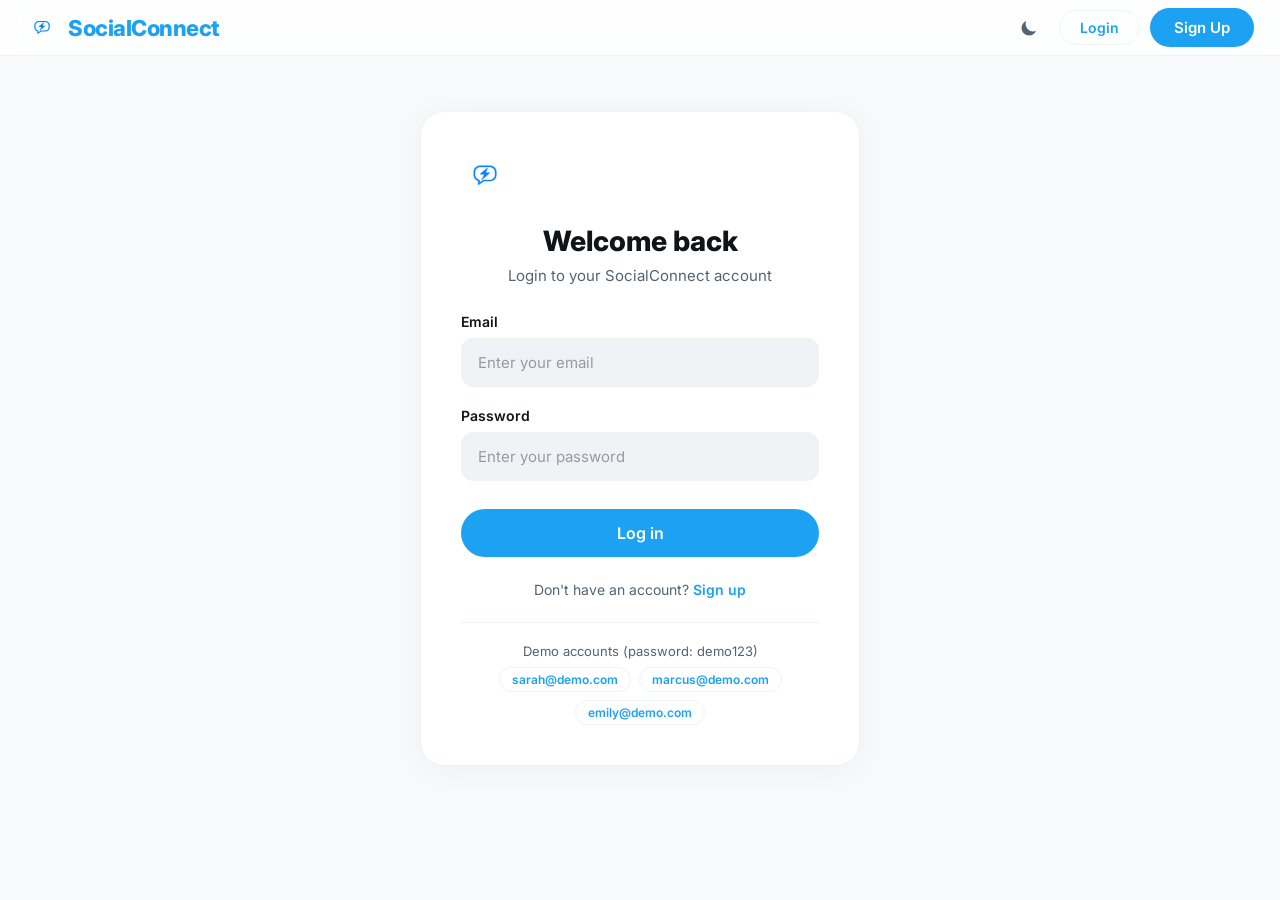
<file: index.html>
<!DOCTYPE html>
<html lang="en" data-theme="light">
<head>
  <meta charset="UTF-8">
  <meta name="viewport" content="width=device-width, initial-scale=1.0">
  <title>SocialConnect - Home</title>
  <link rel="icon" type="image/png" href="logo.png">
  <link rel="preconnect" href="https://fonts.googleapis.com">
  <link rel="preconnect" href="https://fonts.gstatic.com" crossorigin>
  <link href="https://fonts.googleapis.com/css2?family=Inter:wght@400;500;600;700;800&display=swap" rel="stylesheet">
  <link rel="stylesheet" href="style.css">
</head>
<body>
  <!-- Navbar -->
  <nav class="navbar" id="navbar"></nav>

  <!-- Main Container -->
  <div class="main-container">
    <!-- Left Sidebar -->
    <aside class="left-sidebar" id="leftSidebar"></aside>

    <!-- Center Feed -->
    <main class="feed-center">
      <!-- Create Post -->
      <div class="create-post">
        <div class="create-post-inner">
          <img src="" alt="Your avatar" id="createPostAvatar">
          <div class="create-post-input-area">
            <textarea id="postContent" placeholder="What's happening?" rows="2"></textarea>
            <div class="create-post-actions">
              <div class="post-tools">
                <button class="post-tool" title="Add image">
                  <svg viewBox="0 0 24 24" fill="#1da1f2"><path d="M3 5.5C3 4.119 4.119 3 5.5 3h13C19.881 3 21 4.119 21 5.5v13c0 1.381-1.119 2.5-2.5 2.5h-13C4.119 21 3 19.881 3 18.5v-13zM5.5 5c-.276 0-.5.224-.5.5v13c0 .276.224.5.5.5h13c.276 0 .5-.224.5-.5v-13c0-.276-.224-.5-.5-.5h-13zM18 10.5c0 .828-.672 1.5-1.5 1.5s-1.5-.672-1.5-1.5.672-1.5 1.5-1.5 1.5.672 1.5 1.5zM7 16l4-8 3 6 2.5-3 2.5 5H7z"/></svg>
                </button>
              </div>
              <div style="display:flex;align-items:center;gap:8px;">
                <span class="char-count" id="charCount">0</span>
                <button class="btn-primary" id="submitPost" onclick="submitPost()" disabled>Post</button>
              </div>
            </div>
          </div>
        </div>
      </div>

      <!-- Feed -->
      <div id="feed"></div>
    </main>

    <!-- Right Sidebar -->
    <aside class="right-sidebar" id="rightSidebar"></aside>
  </div>

  <!-- Post Modal (for sidebar button) -->
  <div class="modal-overlay" id="postModal" onclick="if(event.target===this)closePostModal()">
    <div class="modal-content">
      <div class="modal-header">
        <h3>Create Post</h3>
        <button class="modal-close" onclick="closePostModal()">
          <svg viewBox="0 0 24 24" fill="currentColor"><path d="M10.59 12L4.54 5.96l1.42-1.42L12 10.59l6.04-6.05 1.42 1.42L13.41 12l6.05 6.04-1.42 1.42L12 13.41l-6.04 6.05-1.42-1.42L10.59 12z"/></svg>
        </button>
      </div>
      <div class="modal-body">
        <div class="create-post-inner" style="border:none;">
          <img src="" alt="Your avatar" id="modalPostAvatar" style="width:48px;height:48px;border-radius:50%;object-fit:cover;">
          <div class="create-post-input-area" style="border:none;">
            <textarea id="modalPostContent" placeholder="What's happening?" rows="4"></textarea>
            <div class="create-post-actions" style="border-top:1px solid var(--border);margin-top:12px;padding-top:12px;">
              <div class="post-tools">
                <button class="post-tool" title="Add image">
                  <svg viewBox="0 0 24 24" fill="#1da1f2"><path d="M3 5.5C3 4.119 4.119 3 5.5 3h13C19.881 3 21 4.119 21 5.5v13c0 1.381-1.119 2.5-2.5 2.5h-13C4.119 21 3 19.881 3 18.5v-13zM5.5 5c-.276 0-.5.224-.5.5v13c0 .276.224.5.5.5h13c.276 0 .5-.224.5-.5v-13c0-.276-.224-.5-.5-.5h-13zM18 10.5c0 .828-.672 1.5-1.5 1.5s-1.5-.672-1.5-1.5.672-1.5 1.5-1.5 1.5.672 1.5 1.5zM7 16l4-8 3 6 2.5-3 2.5 5H7z"/></svg>
                </button>
              </div>
              <div style="display:flex;align-items:center;gap:8px;">
                <span class="char-count" id="modalCharCount">0</span>
                <button class="btn-primary" id="modalSubmitPost" onclick="submitModalPost()" disabled>Post</button>
              </div>
            </div>
          </div>
        </div>
      </div>
    </div>
  </div>

  <!-- Bottom Nav -->
  <nav class="bottom-nav" id="bottomNav"></nav>

  <script src="script.js"></script>
  <script>
    // Set avatar for create post
    const user = JSON.parse(localStorage.getItem('sc_current_user'));
    if (user) {
      const avatar1 = document.getElementById('createPostAvatar');
      const avatar2 = document.getElementById('modalPostAvatar');
      if (avatar1) avatar1.src = user.avatar;
      if (avatar2) avatar2.src = user.avatar;
    }
  </script>
</body>
</html>
</file>
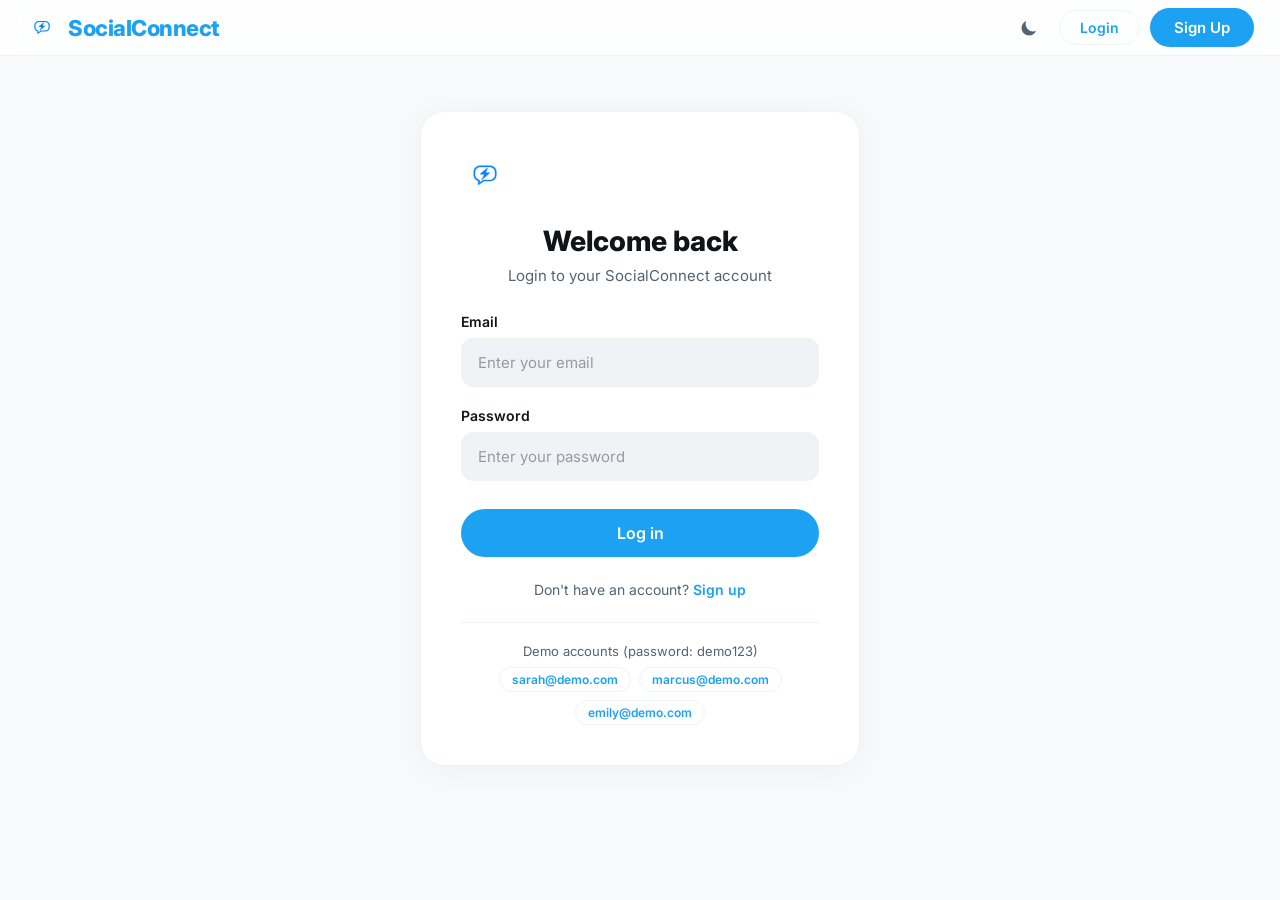
<file: login.html>
<!DOCTYPE html>
<html lang="en" data-theme="light">
<head>
  <meta charset="UTF-8">
  <meta name="viewport" content="width=device-width, initial-scale=1.0">
  <title>Login - SocialConnect</title>
  <link rel="icon" type="image/png" href="logo.png">
  <link rel="preconnect" href="https://fonts.googleapis.com">
  <link rel="preconnect" href="https://fonts.gstatic.com" crossorigin>
  <link href="https://fonts.googleapis.com/css2?family=Inter:wght@400;500;600;700;800&display=swap" rel="stylesheet">
  <link rel="stylesheet" href="style.css">
</head>
<body>
  <!-- Navbar -->
  <nav class="navbar" id="navbar"></nav>

  <!-- Main Container -->
  <div class="main-container auth-page">
    <div class="auth-card">
      <div class="auth-logo">
        <img src="logo.png" alt="SocialConnect" style="width:48px;height:48px;">
      </div>
      <h1 class="auth-title">Welcome back</h1>
      <p class="auth-subtitle">Login to your SocialConnect account</p>
      
      <form id="loginForm">
        <div class="form-group">
          <label for="email">Email</label>
          <input type="email" id="email" placeholder="Enter your email" required>
        </div>
        <div class="form-group">
          <label for="password">Password</label>
          <input type="password" id="password" placeholder="Enter your password" required>
        </div>
        <div class="error-message" id="loginError"></div>
        <button type="submit" class="btn-primary auth-btn">Log in</button>
      </form>

      <div class="auth-footer">
        Don't have an account? <a href="register.html">Sign up</a>
      </div>

      <div style="margin-top:24px;padding-top:20px;border-top:1px solid var(--border);text-align:center;">
        <p style="font-size:13px;color:var(--text-secondary);margin-bottom:8px;">Demo accounts (password: demo123)</p>
        <div style="display:flex;flex-wrap:wrap;gap:8px;justify-content:center;">
          <button class="btn-outline" style="font-size:12px;padding:4px 12px;" onclick="fillDemo('sarah@demo.com')">sarah@demo.com</button>
          <button class="btn-outline" style="font-size:12px;padding:4px 12px;" onclick="fillDemo('marcus@demo.com')">marcus@demo.com</button>
          <button class="btn-outline" style="font-size:12px;padding:4px 12px;" onclick="fillDemo('emily@demo.com')">emily@demo.com</button>
        </div>
      </div>
    </div>
  </div>

  <script src="script.js"></script>
  <script>
    function fillDemo(email) {
      document.getElementById('email').value = email;
      document.getElementById('password').value = 'demo123';
      document.getElementById('loginError').classList.remove('show');
    }
  </script>
</body>
</html>
</file>
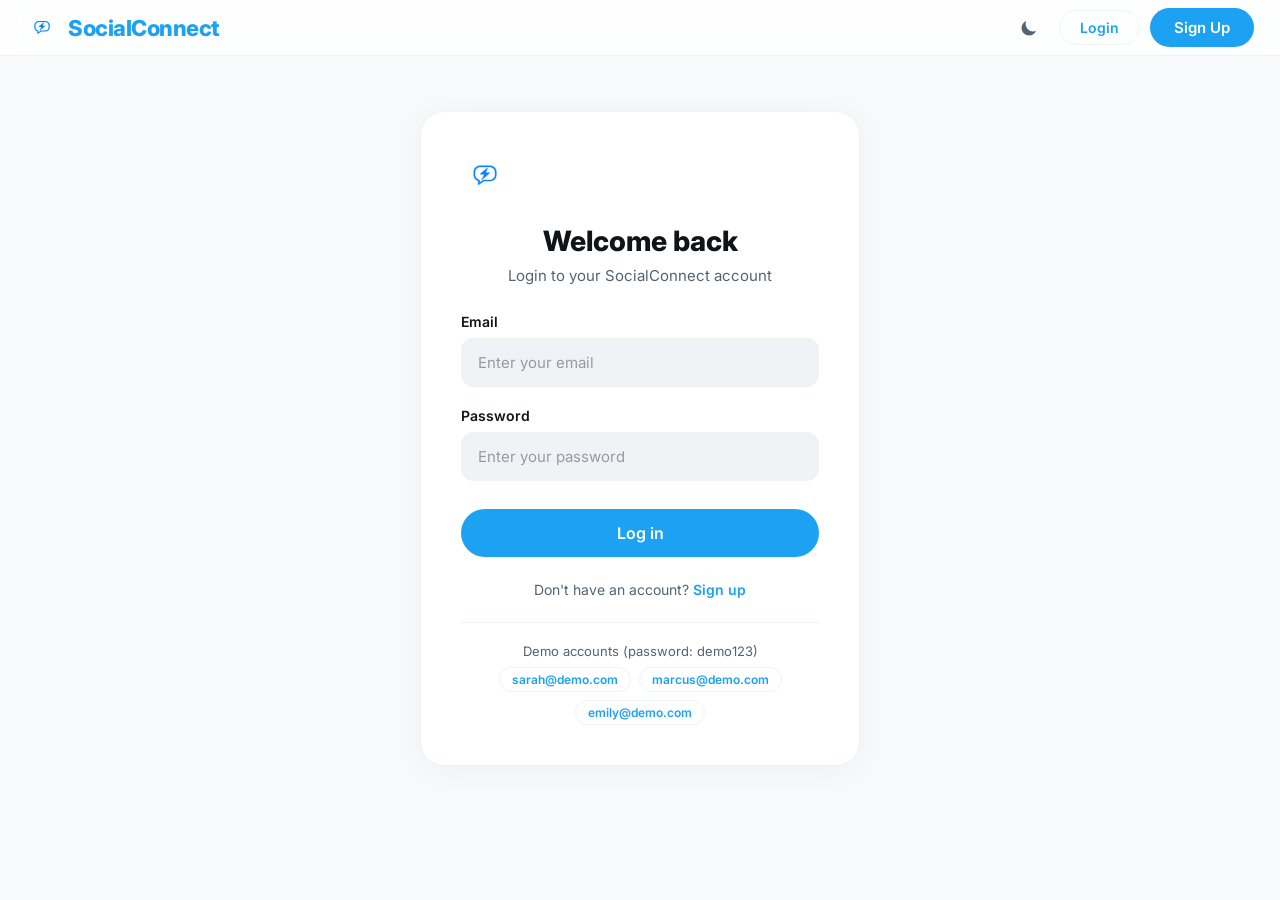
<file: notifications.html>
<!DOCTYPE html>
<html lang="en" data-theme="light">
<head>
  <meta charset="UTF-8">
  <meta name="viewport" content="width=device-width, initial-scale=1.0">
  <title>Notifications - SocialConnect</title>
  <link rel="icon" type="image/png" href="logo.png">
  <link rel="preconnect" href="https://fonts.googleapis.com">
  <link rel="preconnect" href="https://fonts.gstatic.com" crossorigin>
  <link href="https://fonts.googleapis.com/css2?family=Inter:wght@400;500;600;700;800&display=swap" rel="stylesheet">
  <link rel="stylesheet" href="style.css">
</head>
<body>
  <!-- Navbar -->
  <nav class="navbar" id="navbar"></nav>

  <!-- Main Container -->
  <div class="main-container">
    <!-- Left Sidebar -->
    <aside class="left-sidebar" id="leftSidebar"></aside>

    <!-- Center Feed -->
    <main class="feed-center">
      <div class="feed-header">Notifications</div>
      <div id="notificationsList"></div>
    </main>

    <!-- Right Sidebar -->
    <aside class="right-sidebar" id="rightSidebar"></aside>
  </div>

  <!-- Bottom Nav -->
  <nav class="bottom-nav" id="bottomNav"></nav>

  <script src="script.js"></script>
</body>
</html>
</file>
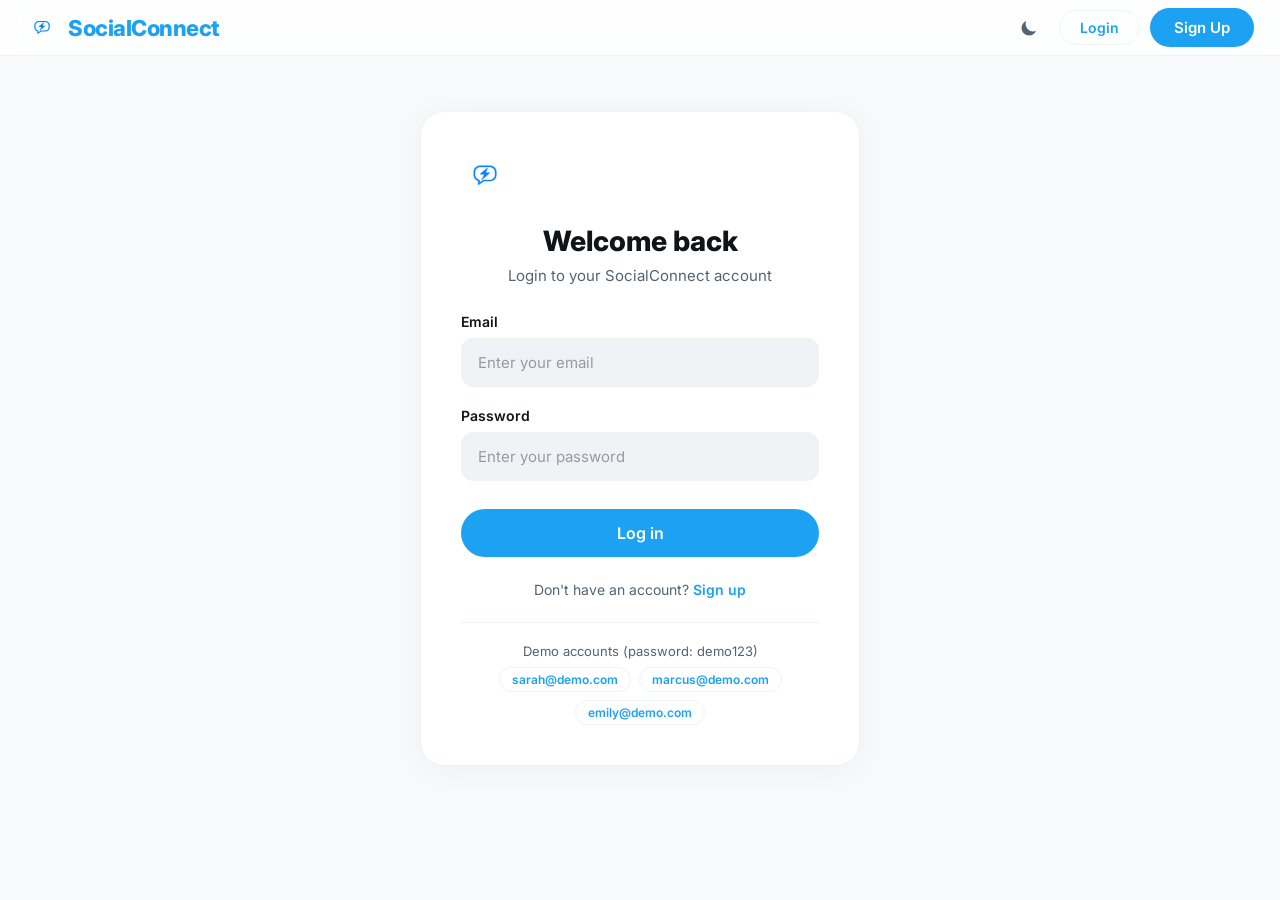
<file: profile.html>
<!DOCTYPE html>
<html lang="en" data-theme="light">
<head>
  <meta charset="UTF-8">
  <meta name="viewport" content="width=device-width, initial-scale=1.0">
  <title>Profile - SocialConnect</title>
  <link rel="icon" type="image/png" href="logo.png">
  <link rel="preconnect" href="https://fonts.googleapis.com">
  <link rel="preconnect" href="https://fonts.gstatic.com" crossorigin>
  <link href="https://fonts.googleapis.com/css2?family=Inter:wght@400;500;600;700;800&display=swap" rel="stylesheet">
  <link rel="stylesheet" href="style.css">
</head>
<body>
  <!-- Navbar -->
  <nav class="navbar" id="navbar"></nav>

  <!-- Main Container -->
  <div class="main-container">
    <!-- Left Sidebar -->
    <aside class="left-sidebar" id="leftSidebar"></aside>

    <!-- Center Feed -->
    <main class="feed-center">
      <!-- Profile Header -->
      <div class="profile-header">
        <div class="profile-cover"></div>
        <div class="profile-info-section">
          <div class="profile-avatar-wrap">
            <img src="avatar1.jpg" alt="Profile" id="profileAvatar">
            <div id="profileActions">
              <button class="btn-outline" onclick="editProfile()">Edit Profile</button>
            </div>
          </div>
          <div class="profile-name" id="profileName">User Name</div>
          <div class="profile-handle" id="profileHandle">@username</div>
          <div class="profile-bio" id="profileBio">No bio yet.</div>
          <div class="profile-stats">
            <span><strong id="profileFollowing">0</strong> Following</span>
            <span><strong id="profileFollowers">0</strong> Followers</span>
          </div>
          <div class="profile-tabs">
            <button class="profile-tab active">Posts</button>
            <button class="profile-tab">Replies</button>
            <button class="profile-tab">Likes</button>
          </div>
        </div>
      </div>

      <!-- User Posts -->
      <div id="profilePosts"></div>
    </main>

    <!-- Right Sidebar -->
    <aside class="right-sidebar" id="rightSidebar"></aside>
  </div>

  <!-- Bottom Nav -->
  <nav class="bottom-nav" id="bottomNav"></nav>

  <script src="script.js"></script>
</body>
</html>
</file>
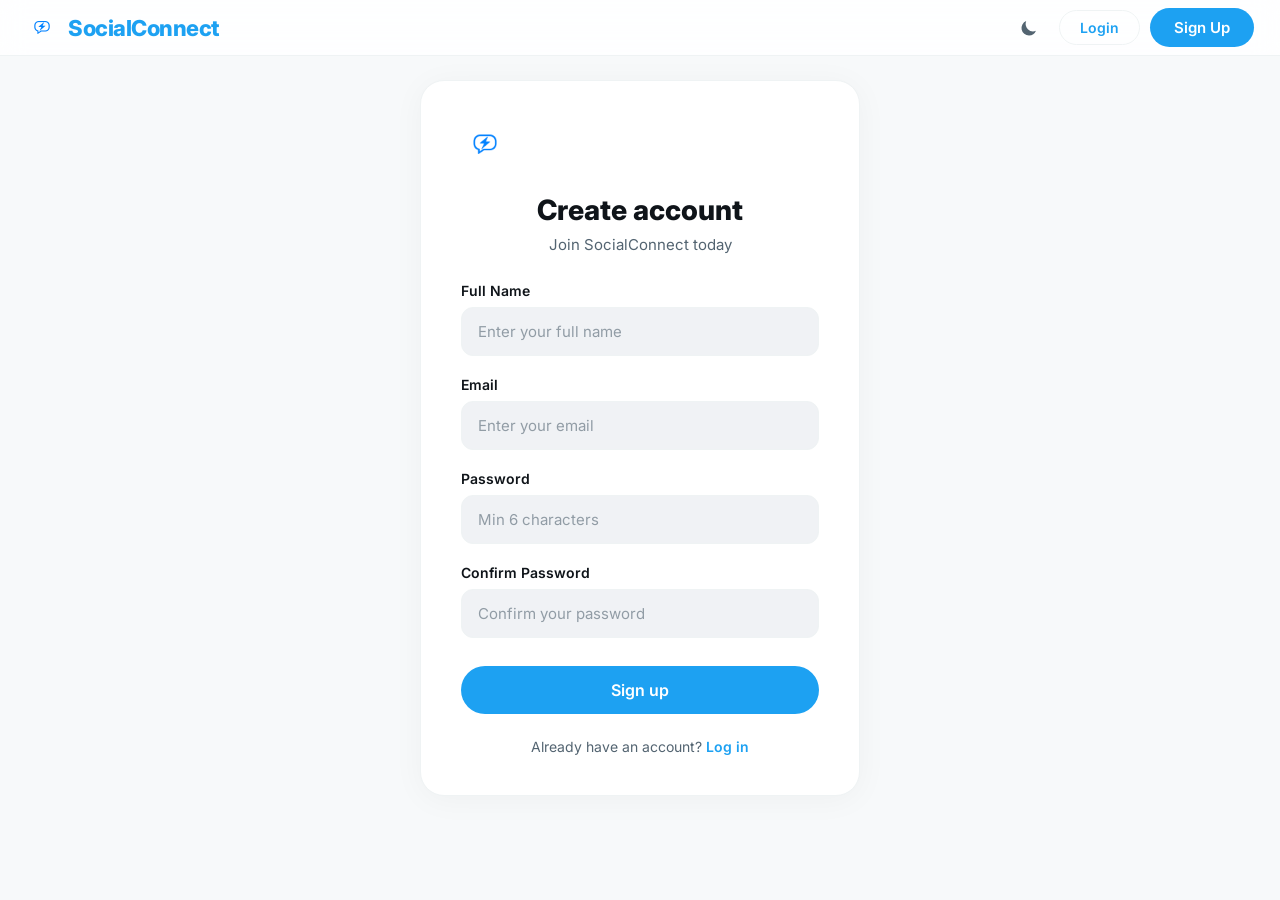
<file: register.html>
<!DOCTYPE html>
<html lang="en" data-theme="light">
<head>
  <meta charset="UTF-8">
  <meta name="viewport" content="width=device-width, initial-scale=1.0">
  <title>Sign Up - SocialConnect</title>
  <link rel="icon" type="image/png" href="logo.png">
  <link rel="preconnect" href="https://fonts.googleapis.com">
  <link rel="preconnect" href="https://fonts.gstatic.com" crossorigin>
  <link href="https://fonts.googleapis.com/css2?family=Inter:wght@400;500;600;700;800&display=swap" rel="stylesheet">
  <link rel="stylesheet" href="style.css">
</head>
<body>
  <!-- Navbar -->
  <nav class="navbar" id="navbar"></nav>

  <!-- Main Container -->
  <div class="main-container auth-page">
    <div class="auth-card">
      <div class="auth-logo">
        <img src="logo.png" alt="SocialConnect" style="width:48px;height:48px;">
      </div>
      <h1 class="auth-title">Create account</h1>
      <p class="auth-subtitle">Join SocialConnect today</p>
      
      <form id="registerForm">
        <div class="form-group">
          <label for="name">Full Name</label>
          <input type="text" id="name" placeholder="Enter your full name" required>
        </div>
        <div class="form-group">
          <label for="email">Email</label>
          <input type="email" id="email" placeholder="Enter your email" required>
        </div>
        <div class="form-group">
          <label for="password">Password</label>
          <input type="password" id="password" placeholder="Min 6 characters" required>
        </div>
        <div class="form-group">
          <label for="confirmPassword">Confirm Password</label>
          <input type="password" id="confirmPassword" placeholder="Confirm your password" required>
        </div>
        <div class="error-message" id="registerError"></div>
        <button type="submit" class="btn-primary auth-btn">Sign up</button>
      </form>

      <div class="auth-footer">
        Already have an account? <a href="login.html">Log in</a>
      </div>
    </div>
  </div>

  <script src="script.js"></script>
</body>
</html>
</file>
<file: style.css>
/* ===== CSS VARIABLES ===== */
:root {
  /* Colors - Light Mode (default) */
  --primary: #1da1f2;
  --primary-hover: #1a91da;
  --primary-light: rgba(29, 161, 242, 0.1);
  --bg: #f7f9fa;
  --bg-card: #ffffff;
  --bg-hover: #f0f2f5;
  --text: #0f1419;
  --text-secondary: #536471;
  --border: #eff3f4;
  --shadow: rgba(0, 0, 0, 0.04);
  --shadow-hover: rgba(0, 0, 0, 0.08);
  --danger: #f4212e;
  --danger-hover: #dc1e28;
  --success: #00ba7c;
  --warning: #ffad1f;
  --overlay: rgba(0, 0, 0, 0.4);
  --nav-bg: rgba(255, 255, 255, 0.85);
  --input-bg: #f0f2f5;
  --scrollbar: #c1c1c1;
  --modal-bg: #ffffff;
}

[data-theme="dark"] {
  --bg: #15202b;
  --bg-card: #192734;
  --bg-hover: #22303c;
  --text: #e7e9ea;
  --text-secondary: #8899a6;
  --border: #38444d;
  --shadow: rgba(0, 0, 0, 0.2);
  --shadow-hover: rgba(0, 0, 0, 0.3);
  --nav-bg: rgba(21, 32, 43, 0.85);
  --input-bg: #273340;
  --scrollbar: #536471;
  --modal-bg: #192734;
}

/* ===== RESET & BASE ===== */
* {
  margin: 0;
  padding: 0;
  box-sizing: border-box;
}

html {
  scroll-behavior: smooth;
}

body {
  font-family: 'Inter', -apple-system, BlinkMacSystemFont, 'Segoe UI', Roboto, Helvetica, Arial, sans-serif;
  background-color: var(--bg);
  color: var(--text);
  min-height: 100vh;
  transition: background-color 0.3s ease, color 0.3s ease;
  -webkit-font-smoothing: antialiased;
}

a {
  text-decoration: none;
  color: inherit;
}

button {
  border: none;
  outline: none;
  cursor: pointer;
  font-family: inherit;
  background: none;
}

input, textarea {
  font-family: inherit;
  outline: none;
}

img {
  max-width: 100%;
  display: block;
}

/* ===== SCROLLBAR ===== */
::-webkit-scrollbar {
  width: 8px;
}

::-webkit-scrollbar-track {
  background: transparent;
}

::-webkit-scrollbar-thumb {
  background: var(--scrollbar);
  border-radius: 4px;
}

::-webkit-scrollbar-thumb:hover {
  background: var(--text-secondary);
}

/* ===== UTILITY CLASSES ===== */
.hidden {
  display: none !important;
}

.flex {
  display: flex;
}

.flex-center {
  display: flex;
  align-items: center;
  justify-content: center;
}

.flex-between {
  display: flex;
  align-items: center;
  justify-content: space-between;
}

.btn-primary {
  background: var(--primary);
  color: #fff;
  padding: 10px 24px;
  border-radius: 9999px;
  font-weight: 600;
  font-size: 15px;
  transition: all 0.2s ease;
  min-width: 36px;
  min-height: 36px;
}

.btn-primary:hover {
  background: var(--primary-hover);
  transform: translateY(-1px);
  box-shadow: 0 4px 12px rgba(29, 161, 242, 0.3);
}

.btn-primary:disabled {
  opacity: 0.5;
  cursor: not-allowed;
  transform: none;
}

.btn-outline {
  background: transparent;
  color: var(--primary);
  border: 1px solid var(--border);
  padding: 8px 20px;
  border-radius: 9999px;
  font-weight: 600;
  font-size: 14px;
  transition: all 0.2s ease;
}

.btn-outline:hover {
  background: var(--primary-light);
}

.btn-danger {
  background: var(--danger);
  color: #fff;
  padding: 8px 20px;
  border-radius: 9999px;
  font-weight: 600;
  font-size: 14px;
  transition: all 0.2s ease;
}

.btn-danger:hover {
  background: var(--danger-hover);
}

/* ===== NAVBAR ===== */
.navbar {
  position: fixed;
  top: 0;
  left: 0;
  right: 0;
  height: 56px;
  background: var(--nav-bg);
  backdrop-filter: blur(12px);
  -webkit-backdrop-filter: blur(12px);
  border-bottom: 1px solid var(--border);
  z-index: 1000;
  transition: all 0.3s ease;
}

.nav-container {
  max-width: 1260px;
  margin: 0 auto;
  padding: 0 16px;
  height: 100%;
  display: flex;
  align-items: center;
  justify-content: space-between;
}

.nav-logo {
  display: flex;
  align-items: center;
  gap: 10px;
  font-size: 22px;
  font-weight: 800;
  color: var(--primary);
  letter-spacing: -0.5px;
}

.nav-logo svg {
  width: 32px;
  height: 32px;
  fill: var(--primary);
}

.nav-links {
  display: flex;
  align-items: center;
  gap: 6px;
}

.nav-link {
  display: flex;
  align-items: center;
  gap: 8px;
  padding: 8px 16px;
  border-radius: 9999px;
  font-size: 15px;
  font-weight: 500;
  color: var(--text-secondary);
  transition: all 0.2s ease;
  position: relative;
}

.nav-link:hover {
  background: var(--bg-hover);
  color: var(--text);
}

.nav-link.active {
  color: var(--text);
  font-weight: 700;
}

.nav-link svg {
  width: 22px;
  height: 22px;
  fill: currentColor;
}

.nav-link .badge {
  position: absolute;
  top: 4px;
  right: 6px;
  min-width: 18px;
  height: 18px;
  padding: 0 5px;
  background: var(--danger);
  color: #fff;
  font-size: 11px;
  font-weight: 700;
  border-radius: 9999px;
  display: flex;
  align-items: center;
  justify-content: center;
}

.nav-actions {
  display: flex;
  align-items: center;
  gap: 10px;
}

.theme-toggle {
  width: 40px;
  height: 40px;
  border-radius: 50%;
  display: flex;
  align-items: center;
  justify-content: center;
  color: var(--text-secondary);
  transition: all 0.2s ease;
}

.theme-toggle:hover {
  background: var(--bg-hover);
  color: var(--text);
}

.theme-toggle svg {
  width: 20px;
  height: 20px;
  fill: currentColor;
}

.user-menu {
  position: relative;
}

.user-menu-btn {
  display: flex;
  align-items: center;
  gap: 8px;
  padding: 4px 12px 4px 4px;
  border-radius: 9999px;
  transition: all 0.2s ease;
}

.user-menu-btn:hover {
  background: var(--bg-hover);
}

.user-menu-btn img {
  width: 36px;
  height: 36px;
  border-radius: 50%;
  object-fit: cover;
}

.user-menu-btn span {
  font-size: 14px;
  font-weight: 600;
  max-width: 100px;
  overflow: hidden;
  text-overflow: ellipsis;
  white-space: nowrap;
}

.user-dropdown {
  position: absolute;
  top: calc(100% + 8px);
  right: 0;
  min-width: 220px;
  background: var(--bg-card);
  border-radius: 16px;
  box-shadow: 0 4px 24px var(--shadow-hover);
  border: 1px solid var(--border);
  overflow: hidden;
  opacity: 0;
  visibility: hidden;
  transform: translateY(-8px);
  transition: all 0.2s ease;
  z-index: 1001;
}

.user-dropdown.show {
  opacity: 1;
  visibility: visible;
  transform: translateY(0);
}

.dropdown-item {
  display: flex;
  align-items: center;
  gap: 12px;
  padding: 12px 16px;
  font-size: 15px;
  color: var(--text);
  transition: background 0.15s ease;
  width: 100%;
}

.dropdown-item:hover {
  background: var(--bg-hover);
}

.dropdown-item svg {
  width: 18px;
  height: 18px;
  fill: var(--text-secondary);
}

.dropdown-divider {
  height: 1px;
  background: var(--border);
  margin: 4px 0;
}

/* ===== MAIN LAYOUT ===== */
.main-container {
  max-width: 1260px;
  margin: 0 auto;
  padding: 76px 16px 24px;
  display: grid;
  grid-template-columns: 260px 1fr 320px;
  gap: 24px;
}

.main-container.auth-page {
  display: flex;
  align-items: center;
  justify-content: center;
  min-height: 100vh;
  padding-top: 0;
}

/* ===== SIDEBAR (LEFT) ===== */
.left-sidebar {
  position: sticky;
  top: 76px;
  height: fit-content;
}

.sidebar-menu {
  display: flex;
  flex-direction: column;
  gap: 4px;
}

.sidebar-link {
  display: flex;
  align-items: center;
  gap: 16px;
  padding: 12px 16px;
  border-radius: 9999px;
  font-size: 19px;
  font-weight: 500;
  color: var(--text);
  transition: all 0.2s ease;
}

.sidebar-link:hover {
  background: var(--bg-hover);
}

.sidebar-link.active {
  font-weight: 700;
}

.sidebar-link svg {
  width: 26px;
  height: 26px;
  fill: currentColor;
}

.sidebar-btn {
  margin-top: 16px;
  width: 100%;
  padding: 16px;
  font-size: 17px;
}

/* ===== RIGHT SIDEBAR ===== */
.right-sidebar {
  position: sticky;
  top: 76px;
  height: fit-content;
  display: flex;
  flex-direction: column;
  gap: 20px;
}

.sidebar-card {
  background: var(--bg-card);
  border-radius: 16px;
  border: 1px solid var(--border);
  overflow: hidden;
}

.sidebar-card-header {
  padding: 16px 16px 12px;
  font-size: 20px;
  font-weight: 800;
}

.trend-item, .suggestion-item {
  padding: 12px 16px;
  cursor: pointer;
  transition: background 0.15s ease;
}

.trend-item:hover, .suggestion-item:hover {
  background: var(--bg-hover);
}

.trend-category {
  font-size: 13px;
  color: var(--text-secondary);
}

.trend-title {
  font-size: 15px;
  font-weight: 700;
  margin: 2px 0;
}

.trend-posts {
  font-size: 13px;
  color: var(--text-secondary);
}

.suggestion-item {
  display: flex;
  align-items: center;
  gap: 12px;
}

.suggestion-item img {
  width: 48px;
  height: 48px;
  border-radius: 50%;
  object-fit: cover;
}

.suggestion-info {
  flex: 1;
  min-width: 0;
}

.suggestion-info .name {
  font-weight: 700;
  font-size: 15px;
  overflow: hidden;
  text-overflow: ellipsis;
  white-space: nowrap;
}

.suggestion-info .handle {
  font-size: 14px;
  color: var(--text-secondary);
  overflow: hidden;
  text-overflow: ellipsis;
  white-space: nowrap;
}

.suggestion-item .btn-outline {
  padding: 6px 16px;
  font-size: 13px;
}

/* ===== FEED CENTER ===== */
.feed-center {
  min-width: 0;
}

.feed-header {
  position: sticky;
  top: 56px;
  background: var(--nav-bg);
  backdrop-filter: blur(12px);
  -webkit-backdrop-filter: blur(12px);
  border-bottom: 1px solid var(--border);
  padding: 16px;
  z-index: 10;
  font-size: 20px;
  font-weight: 800;
  margin: -20px -20px 0 -20px;
  padding-left: 20px;
}

/* ===== CREATE POST ===== */
.create-post {
  background: var(--bg-card);
  border-bottom: 1px solid var(--border);
  padding: 16px;
}

.create-post-inner {
  display: flex;
  gap: 12px;
}

.create-post img {
  width: 48px;
  height: 48px;
  border-radius: 50%;
  object-fit: cover;
  flex-shrink: 0;
}

.create-post-input-area {
  flex: 1;
}

.create-post textarea {
  width: 100%;
  border: none;
  resize: none;
  font-size: 19px;
  color: var(--text);
  background: transparent;
  min-height: 56px;
  padding: 8px 0;
}

.create-post textarea::placeholder {
  color: var(--text-secondary);
}

.create-post-actions {
  display: flex;
  align-items: center;
  justify-content: space-between;
  border-top: 1px solid var(--border);
  padding-top: 12px;
  margin-top: 4px;
}

.post-tools {
  display: flex;
  gap: 4px;
}

.post-tool {
  width: 36px;
  height: 36px;
  border-radius: 50%;
  display: flex;
  align-items: center;
  justify-content: center;
  color: var(--primary);
  transition: all 0.2s ease;
}

.post-tool:hover {
  background: var(--primary-light);
}

.post-tool svg {
  width: 20px;
  height: 20px;
  fill: currentColor;
}

.char-count {
  font-size: 13px;
  color: var(--text-secondary);
  margin-right: 8px;
}

/* ===== POST CARD ===== */
.post-card {
  background: var(--bg-card);
  border-bottom: 1px solid var(--border);
  padding: 16px;
  display: flex;
  gap: 12px;
  transition: background 0.15s ease;
  cursor: pointer;
}

.post-card:hover {
  background: var(--bg-hover);
}

.post-avatar {
  width: 48px;
  height: 48px;
  border-radius: 50%;
  object-fit: cover;
  flex-shrink: 0;
  cursor: pointer;
  transition: opacity 0.2s ease;
}

.post-avatar:hover {
  opacity: 0.85;
}

.post-content {
  flex: 1;
  min-width: 0;
}

.post-header {
  display: flex;
  align-items: center;
  gap: 6px;
  margin-bottom: 4px;
  flex-wrap: wrap;
}

.post-author {
  font-weight: 700;
  font-size: 15px;
  color: var(--text);
}

.post-handle {
  font-size: 15px;
  color: var(--text-secondary);
}

.post-time {
  font-size: 15px;
  color: var(--text-secondary);
}

.post-time::before {
  content: "·";
  margin-right: 6px;
}

.post-text {
  font-size: 15px;
  line-height: 1.5;
  margin-bottom: 12px;
  word-wrap: break-word;
}

.post-image {
  border-radius: 16px;
  overflow: hidden;
  margin-bottom: 12px;
  border: 1px solid var(--border);
}

.post-image img {
  width: 100%;
  max-height: 400px;
  object-fit: cover;
}

.post-actions-bar {
  display: flex;
  align-items: center;
  justify-content: space-between;
  max-width: 420px;
}

.post-action {
  display: flex;
  align-items: center;
  gap: 6px;
  color: var(--text-secondary);
  font-size: 13px;
  padding: 8px;
  border-radius: 50%;
  transition: all 0.2s ease;
}

.post-action svg {
  width: 18px;
  height: 18px;
  fill: currentColor;
}

.post-action:hover {
  color: var(--primary);
  background: var(--primary-light);
}

.post-action.liked {
  color: var(--danger);
}

.post-action.liked:hover {
  background: rgba(244, 33, 46, 0.1);
}

.post-action.liked svg {
  fill: var(--danger);
  animation: likeBounce 0.4s ease;
}

@keyframes likeBounce {
  0% { transform: scale(1); }
  25% { transform: scale(1.3); }
  50% { transform: scale(0.9); }
  100% { transform: scale(1); }
}

/* ===== COMMENTS SECTION ===== */
.comments-section {
  margin-top: 12px;
  padding-top: 12px;
  border-top: 1px solid var(--border);
}

.comment-item {
  display: flex;
  gap: 10px;
  margin-bottom: 12px;
}

.comment-item img {
  width: 36px;
  height: 36px;
  border-radius: 50%;
  object-fit: cover;
  flex-shrink: 0;
}

.comment-body {
  flex: 1;
  background: var(--bg);
  padding: 10px 14px;
  border-radius: 16px;
}

.comment-author {
  font-weight: 700;
  font-size: 14px;
}

.comment-text {
  font-size: 14px;
  margin-top: 2px;
  word-wrap: break-word;
}

.comment-input-area {
  display: flex;
  gap: 10px;
  align-items: flex-start;
}

.comment-input-area img {
  width: 36px;
  height: 36px;
  border-radius: 50%;
  object-fit: cover;
  flex-shrink: 0;
}

.comment-input-wrapper {
  flex: 1;
  display: flex;
  gap: 8px;
  align-items: center;
  background: var(--bg);
  border-radius: 9999px;
  padding: 4px 4px 4px 16px;
}

.comment-input-wrapper input {
  flex: 1;
  border: none;
  background: transparent;
  font-size: 14px;
  color: var(--text);
  min-width: 0;
}

.comment-input-wrapper input::placeholder {
  color: var(--text-secondary);
}

.comment-submit-btn {
  width: 32px;
  height: 32px;
  border-radius: 50%;
  background: var(--primary);
  color: #fff;
  display: flex;
  align-items: center;
  justify-content: center;
  transition: all 0.2s ease;
  flex-shrink: 0;
}

.comment-submit-btn:hover {
  background: var(--primary-hover);
}

.comment-submit-btn svg {
  width: 16px;
  height: 16px;
  fill: #fff;
}

/* ===== AUTH PAGES ===== */
.auth-card {
  background: var(--bg-card);
  border-radius: 24px;
  box-shadow: 0 4px 32px var(--shadow);
  padding: 40px;
  width: 100%;
  max-width: 440px;
  border: 1px solid var(--border);
}

.auth-logo {
  text-align: center;
  margin-bottom: 24px;
}

.auth-logo svg {
  width: 48px;
  height: 48px;
  fill: var(--primary);
}

.auth-title {
  font-size: 28px;
  font-weight: 800;
  text-align: center;
  margin-bottom: 8px;
}

.auth-subtitle {
  font-size: 15px;
  color: var(--text-secondary);
  text-align: center;
  margin-bottom: 28px;
}

.form-group {
  margin-bottom: 20px;
}

.form-group label {
  display: block;
  font-size: 14px;
  font-weight: 600;
  margin-bottom: 8px;
  color: var(--text);
}

.form-group input {
  width: 100%;
  padding: 14px 16px;
  border: 1px solid var(--border);
  border-radius: 12px;
  font-size: 15px;
  background: var(--input-bg);
  color: var(--text);
  transition: all 0.2s ease;
}

.form-group input:focus {
  border-color: var(--primary);
  box-shadow: 0 0 0 3px var(--primary-light);
}

.form-group input::placeholder {
  color: var(--text-secondary);
  opacity: 0.6;
}

.auth-btn {
  width: 100%;
  padding: 14px;
  font-size: 16px;
  margin-top: 8px;
}

.auth-footer {
  text-align: center;
  margin-top: 24px;
  font-size: 14px;
  color: var(--text-secondary);
}

.auth-footer a {
  color: var(--primary);
  font-weight: 600;
  transition: opacity 0.2s ease;
}

.auth-footer a:hover {
  opacity: 0.8;
  text-decoration: underline;
}

.error-message {
  color: var(--danger);
  font-size: 13px;
  margin-top: 6px;
  display: none;
}

.error-message.show {
  display: block;
}

/* ===== PROFILE PAGE ===== */
.profile-header {
  background: var(--bg-card);
  border-bottom: 1px solid var(--border);
}

.profile-cover {
  height: 200px;
  background: linear-gradient(135deg, var(--primary) 0%, #0d8bd9 100%);
  position: relative;
}

.profile-info-section {
  padding: 0 16px 16px;
  position: relative;
}

.profile-avatar-wrap {
  margin-top: -48px;
  margin-bottom: 12px;
  display: flex;
  justify-content: space-between;
  align-items: flex-end;
}

.profile-avatar-wrap img {
  width: 96px;
  height: 96px;
  border-radius: 50%;
  border: 4px solid var(--bg-card);
  object-fit: cover;
  background: var(--bg-card);
}

.profile-name {
  font-size: 22px;
  font-weight: 800;
}

.profile-handle {
  font-size: 15px;
  color: var(--text-secondary);
  margin-bottom: 12px;
}

.profile-bio {
  font-size: 15px;
  line-height: 1.5;
  margin-bottom: 12px;
}

.profile-stats {
  display: flex;
  gap: 20px;
  font-size: 14px;
  color: var(--text-secondary);
}

.profile-stats strong {
  color: var(--text);
  font-weight: 700;
}

.profile-tabs {
  display: flex;
  border-bottom: 1px solid var(--border);
  margin-top: 16px;
}

.profile-tab {
  flex: 1;
  text-align: center;
  padding: 16px;
  font-size: 15px;
  font-weight: 500;
  color: var(--text-secondary);
  transition: all 0.2s ease;
  position: relative;
  cursor: pointer;
}

.profile-tab:hover {
  background: var(--bg-hover);
  color: var(--text);
}

.profile-tab.active {
  color: var(--primary);
  font-weight: 700;
}

.profile-tab.active::after {
  content: '';
  position: absolute;
  bottom: 0;
  left: 25%;
  right: 25%;
  height: 4px;
  background: var(--primary);
  border-radius: 2px;
}

/* ===== NOTIFICATIONS ===== */
.notification-item {
  display: flex;
  gap: 12px;
  padding: 16px;
  border-bottom: 1px solid var(--border);
  transition: background 0.15s ease;
  cursor: pointer;
}

.notification-item:hover {
  background: var(--bg-hover);
}

.notification-item.unread {
  background: rgba(29, 161, 242, 0.05);
}

.notification-icon {
  width: 40px;
  height: 40px;
  border-radius: 50%;
  display: flex;
  align-items: center;
  justify-content: center;
  flex-shrink: 0;
}

.notification-icon.like {
  background: rgba(244, 33, 46, 0.1);
  color: var(--danger);
}

.notification-icon.comment {
  background: rgba(29, 161, 242, 0.1);
  color: var(--primary);
}

.notification-icon.follow {
  background: rgba(0, 186, 124, 0.1);
  color: var(--success);
}

.notification-icon svg {
  width: 20px;
  height: 20px;
  fill: currentColor;
}

.notification-text {
  flex: 1;
  font-size: 15px;
  line-height: 1.4;
}

.notification-text strong {
  color: var(--text);
}

.notification-time {
  font-size: 13px;
  color: var(--text-secondary);
  margin-top: 4px;
}

/* ===== SEARCH ===== */
.search-box {
  position: relative;
  margin-bottom: 16px;
}

.search-box input {
  width: 100%;
  padding: 12px 16px 12px 44px;
  border: 1px solid var(--border);
  border-radius: 9999px;
  font-size: 15px;
  background: var(--input-bg);
  color: var(--text);
  transition: all 0.2s ease;
}

.search-box input:focus {
  border-color: var(--primary);
  background: var(--bg-card);
  box-shadow: 0 0 0 3px var(--primary-light);
}

.search-box svg {
  position: absolute;
  left: 14px;
  top: 50%;
  transform: translateY(-50%);
  width: 18px;
  height: 18px;
  fill: var(--text-secondary);
}

/* ===== EMPTY STATE ===== */
.empty-state {
  text-align: center;
  padding: 60px 20px;
  color: var(--text-secondary);
}

.empty-state svg {
  width: 64px;
  height: 64px;
  fill: var(--border);
  margin-bottom: 16px;
}

.empty-state h3 {
  font-size: 20px;
  font-weight: 700;
  color: var(--text);
  margin-bottom: 8px;
}

.empty-state p {
  font-size: 15px;
}

/* ===== MODAL ===== */
.modal-overlay {
  position: fixed;
  inset: 0;
  background: var(--overlay);
  display: flex;
  align-items: center;
  justify-content: center;
  z-index: 2000;
  opacity: 0;
  visibility: hidden;
  transition: all 0.2s ease;
  padding: 20px;
}

.modal-overlay.show {
  opacity: 1;
  visibility: visible;
}

.modal-content {
  background: var(--modal-bg);
  border-radius: 20px;
  width: 100%;
  max-width: 500px;
  max-height: 90vh;
  overflow: hidden;
  transform: scale(0.95);
  transition: transform 0.2s ease;
}

.modal-overlay.show .modal-content {
  transform: scale(1);
}

.modal-header {
  display: flex;
  align-items: center;
  justify-content: space-between;
  padding: 16px;
  border-bottom: 1px solid var(--border);
}

.modal-header h3 {
  font-size: 18px;
  font-weight: 700;
}

.modal-close {
  width: 36px;
  height: 36px;
  border-radius: 50%;
  display: flex;
  align-items: center;
  justify-content: center;
  color: var(--text);
  transition: background 0.2s ease;
}

.modal-close:hover {
  background: var(--bg-hover);
}

.modal-close svg {
  width: 20px;
  height: 20px;
  fill: currentColor;
}

.modal-body {
  padding: 16px;
  overflow-y: auto;
  max-height: calc(90vh - 70px);
}

/* ===== BOTTOM NAV (MOBILE) ===== */
.bottom-nav {
  display: none;
  position: fixed;
  bottom: 0;
  left: 0;
  right: 0;
  height: 56px;
  background: var(--nav-bg);
  backdrop-filter: blur(12px);
  -webkit-backdrop-filter: blur(12px);
  border-top: 1px solid var(--border);
  z-index: 1000;
}

.bottom-nav-inner {
  display: flex;
  align-items: center;
  justify-content: space-around;
  height: 100%;
}

.bottom-link {
  display: flex;
  flex-direction: column;
  align-items: center;
  justify-content: center;
  gap: 2px;
  color: var(--text-secondary);
  font-size: 11px;
  transition: color 0.2s ease;
  position: relative;
  padding: 4px 12px;
}

.bottom-link.active {
  color: var(--primary);
  font-weight: 600;
}

.bottom-link svg {
  width: 24px;
  height: 24px;
  fill: currentColor;
}

.bottom-link .badge {
  position: absolute;
  top: 0;
  right: 4px;
  min-width: 16px;
  height: 16px;
  padding: 0 4px;
  background: var(--danger);
  color: #fff;
  font-size: 10px;
  font-weight: 700;
  border-radius: 9999px;
  display: flex;
  align-items: center;
  justify-content: center;
}

/* ===== TOAST ===== */
.toast-container {
  position: fixed;
  top: 72px;
  right: 20px;
  z-index: 3000;
  display: flex;
  flex-direction: column;
  gap: 8px;
}

.toast {
  background: var(--bg-card);
  border: 1px solid var(--border);
  border-radius: 12px;
  padding: 14px 20px;
  box-shadow: 0 4px 24px var(--shadow-hover);
  display: flex;
  align-items: center;
  gap: 10px;
  font-size: 14px;
  font-weight: 500;
  animation: toastIn 0.3s ease, toastOut 0.3s ease 2.7s;
  max-width: 320px;
}

.toast.success {
  border-left: 4px solid var(--success);
}

.toast.error {
  border-left: 4px solid var(--danger);
}

.toast.info {
  border-left: 4px solid var(--primary);
}

@keyframes toastIn {
  from { opacity: 0; transform: translateX(40px); }
  to { opacity: 1; transform: translateX(0); }
}

@keyframes toastOut {
  from { opacity: 1; transform: translateX(0); }
  to { opacity: 0; transform: translateX(40px); }
}

.toast svg {
  width: 18px;
  height: 18px;
  flex-shrink: 0;
}

.toast.success svg { fill: var(--success); }
.toast.error svg { fill: var(--danger); }
.toast.info svg { fill: var(--primary); }

/* ===== SKELETON LOADING ===== */
.skeleton {
  background: linear-gradient(90deg, var(--bg-hover) 25%, var(--bg-card) 50%, var(--bg-hover) 75%);
  background-size: 200% 100%;
  animation: skeleton 1.5s infinite;
  border-radius: 8px;
}

@keyframes skeleton {
  0% { background-position: 200% 0; }
  100% { background-position: -200% 0; }
}

/* ===== ANIMATIONS ===== */
@keyframes fadeIn {
  from { opacity: 0; transform: translateY(10px); }
  to { opacity: 1; transform: translateY(0); }
}

.fade-in {
  animation: fadeIn 0.3s ease;
}

/* ===== DELETE POST MENU ===== */
.post-menu {
  position: relative;
  margin-left: auto;
}

.post-menu-btn {
  width: 32px;
  height: 32px;
  border-radius: 50%;
  display: flex;
  align-items: center;
  justify-content: center;
  color: var(--text-secondary);
  transition: all 0.2s ease;
}

.post-menu-btn:hover {
  background: var(--primary-light);
  color: var(--primary);
}

.post-menu-btn svg {
  width: 18px;
  height: 18px;
  fill: currentColor;
}

.post-menu-dropdown {
  position: absolute;
  top: 100%;
  right: 0;
  min-width: 180px;
  background: var(--bg-card);
  border-radius: 12px;
  box-shadow: 0 4px 24px var(--shadow-hover);
  border: 1px solid var(--border);
  overflow: hidden;
  opacity: 0;
  visibility: hidden;
  transform: translateY(-4px);
  transition: all 0.2s ease;
  z-index: 100;
}

.post-menu-dropdown.show {
  opacity: 1;
  visibility: visible;
  transform: translateY(0);
}

.post-menu-dropdown .dropdown-item {
  color: var(--danger);
  font-size: 14px;
}

.post-menu-dropdown .dropdown-item svg {
  fill: var(--danger);
}

/* ===== RESPONSIVE ===== */
@media (max-width: 1024px) {
  .main-container {
    grid-template-columns: 80px 1fr 280px;
  }
  
  .left-sidebar .sidebar-link span {
    display: none;
  }
  
  .left-sidebar .sidebar-link {
    justify-content: center;
    padding: 12px;
  }
  
  .left-sidebar .sidebar-btn span {
    display: none;
  }
  
  .left-sidebar .sidebar-btn {
    padding: 12px;
    width: auto;
  }
  
  .left-sidebar .sidebar-btn::before {
    content: "+";
    font-size: 24px;
  }
}

@media (max-width: 768px) {
  .main-container {
    grid-template-columns: 1fr;
    padding: 72px 0 80px;
    gap: 0;
  }
  
  .left-sidebar,
  .right-sidebar {
    display: none;
  }
  
  .nav-links {
    display: none;
  }
  
  .bottom-nav {
    display: block;
  }
  
  .feed-center {
    width: 100%;
  }
  
  .feed-header {
    margin: 0;
    padding-left: 16px;
  }
  
  .post-card {
    padding: 12px;
  }
  
  .profile-cover {
    height: 140px;
  }
  
  .profile-avatar-wrap img {
    width: 72px;
    height: 72px;
  }
  
  .auth-card {
    margin: 16px;
    padding: 28px;
  }
  
  .toast-container {
    left: 16px;
    right: 16px;
    top: auto;
    bottom: 72px;
  }
  
  .toast {
    max-width: 100%;
  }
}

@media (max-width: 480px) {
  .nav-logo span {
    display: none;
  }
  
  .user-menu-btn span {
    display: none;
  }
  
  .create-post textarea {
    font-size: 16px;
  }
  
  .profile-stats {
    gap: 12px;
    font-size: 13px;
  }
}
</file>
